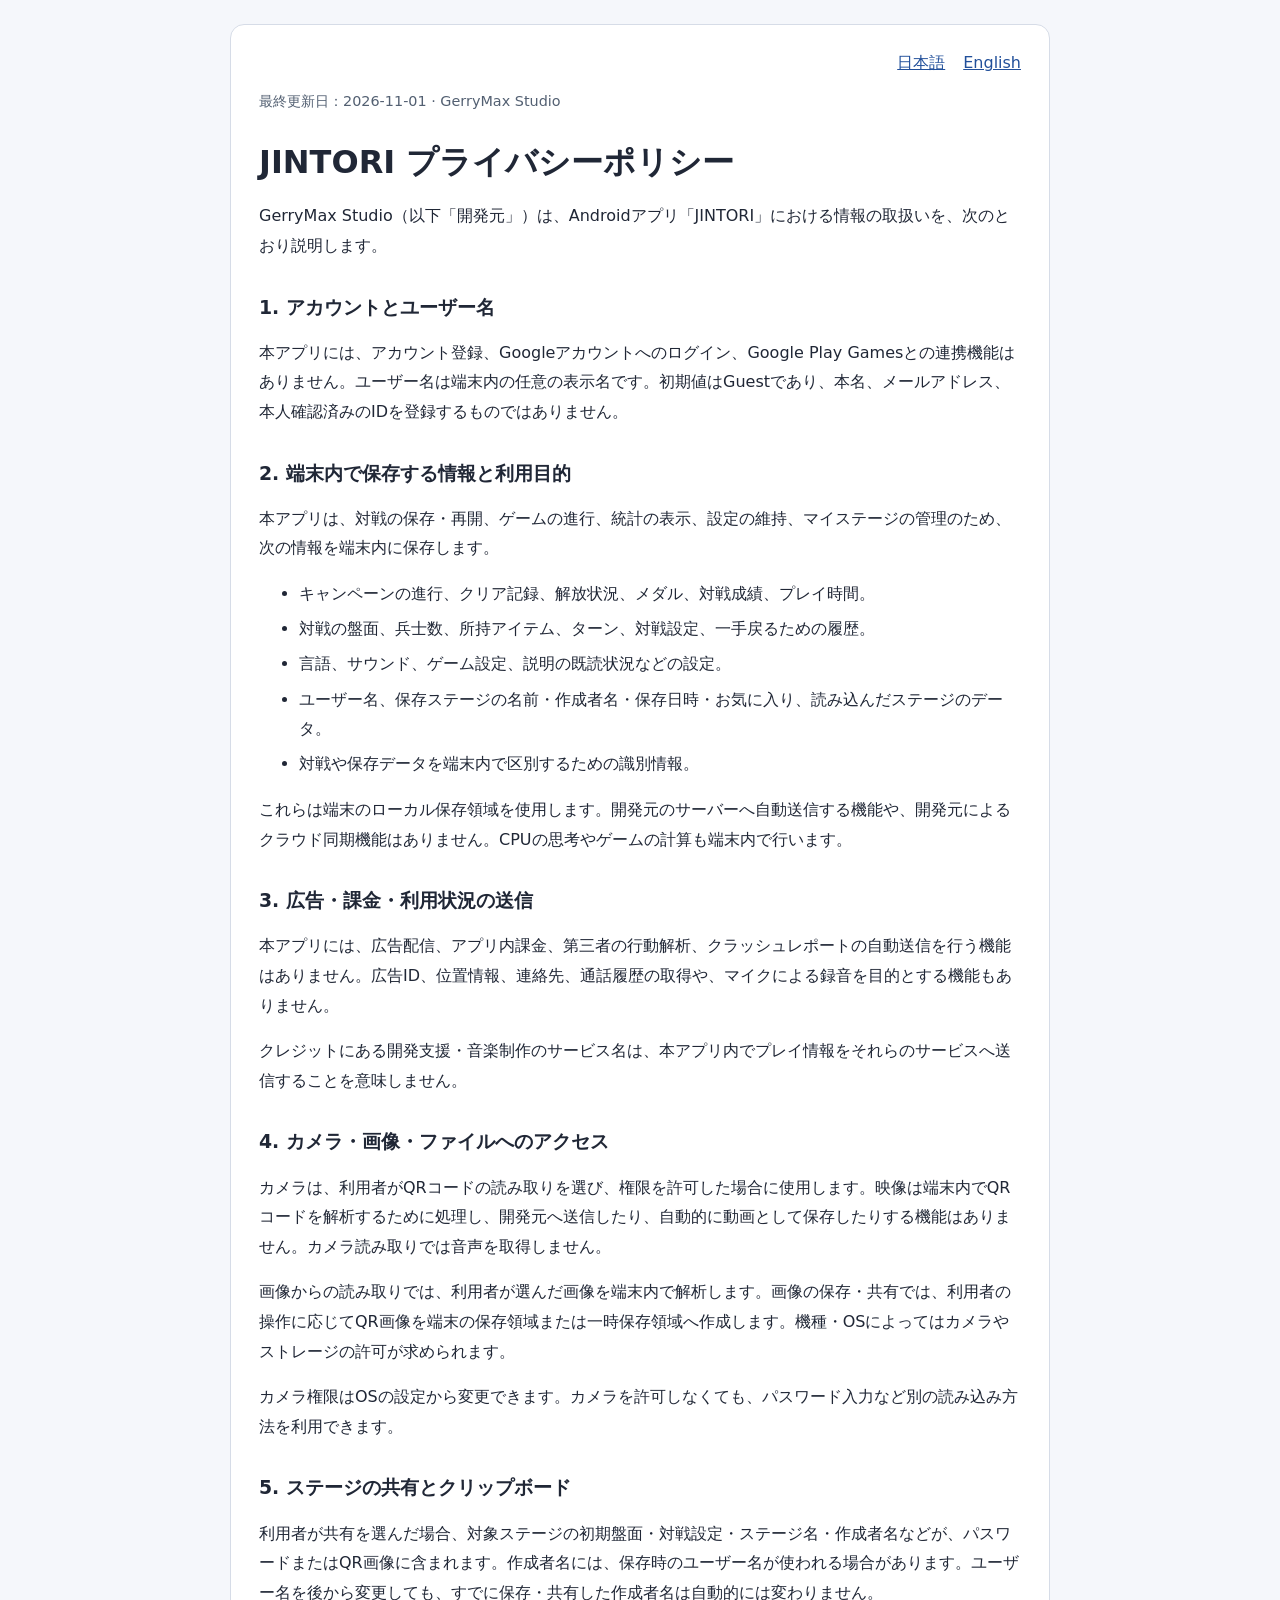
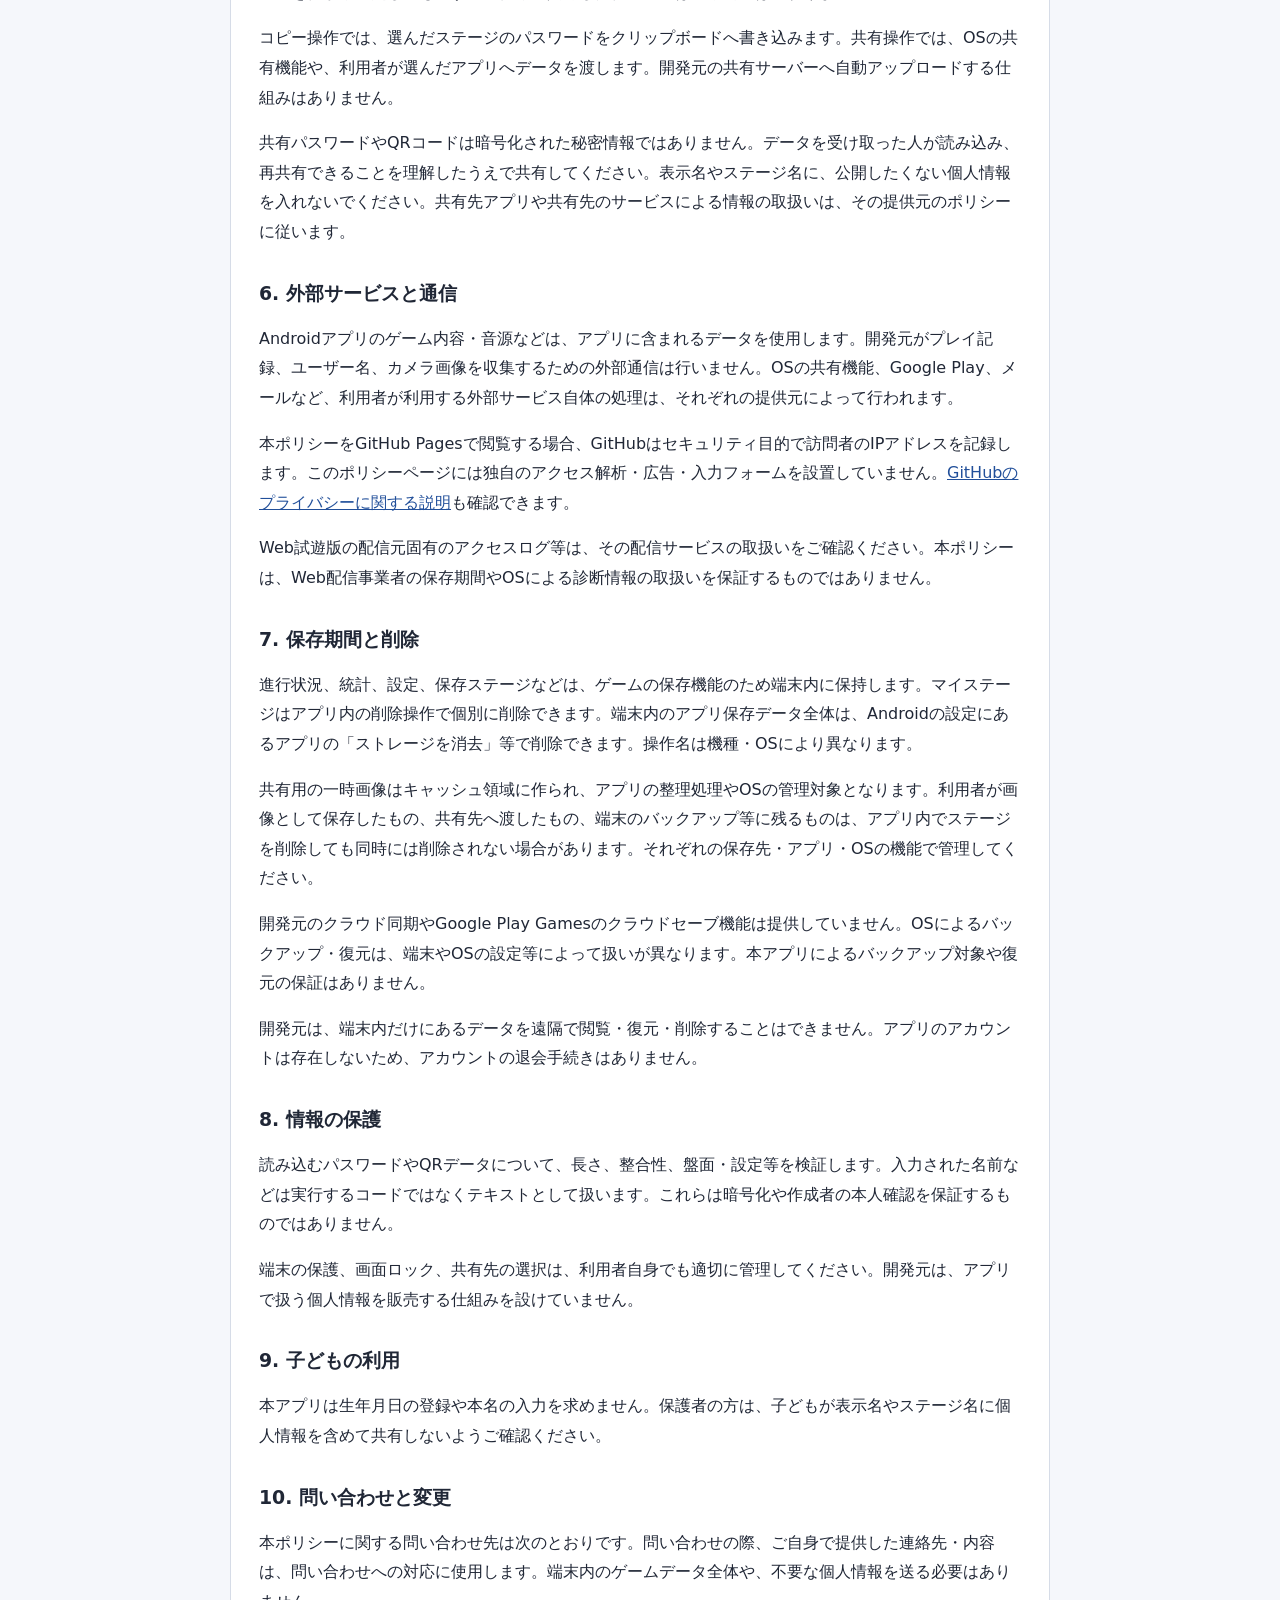
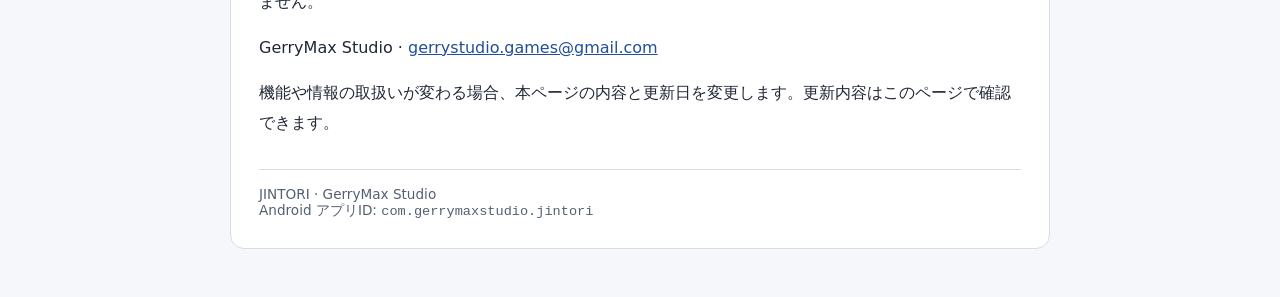
<file: index.html>
<!doctype html>
<html lang="ja"><head><meta charset="utf-8"><meta name="viewport" content="width=device-width,initial-scale=1"><meta name="referrer" content="no-referrer"><title>JINTORI プライバシーポリシー</title><link rel="stylesheet" href="site.css"></head><body><main><nav aria-label="言語"><a href="index.html" lang="ja" hreflang="ja">日本語</a><a href="en/index.html" lang="en" hreflang="en">English</a></nav><p class="metadata">最終更新日：2026-11-01 · GerryMax Studio</p><h1>JINTORI プライバシーポリシー</h1>
<p>GerryMax Studio（以下「開発元」）は、Androidアプリ「JINTORI」における情報の取扱いを、次のとおり説明します。</p>
<h2>1. アカウントとユーザー名</h2>
<p>本アプリには、アカウント登録、Googleアカウントへのログイン、Google Play Gamesとの連携機能はありません。ユーザー名は端末内の任意の表示名です。初期値はGuestであり、本名、メールアドレス、本人確認済みのIDを登録するものではありません。</p>
<h2>2. 端末内で保存する情報と利用目的</h2>
<p>本アプリは、対戦の保存・再開、ゲームの進行、統計の表示、設定の維持、マイステージの管理のため、次の情報を端末内に保存します。</p>
<ul>
<li>キャンペーンの進行、クリア記録、解放状況、メダル、対戦成績、プレイ時間。</li>
<li>対戦の盤面、兵士数、所持アイテム、ターン、対戦設定、一手戻るための履歴。</li>
<li>言語、サウンド、ゲーム設定、説明の既読状況などの設定。</li>
<li>ユーザー名、保存ステージの名前・作成者名・保存日時・お気に入り、読み込んだステージのデータ。</li>
<li>対戦や保存データを端末内で区別するための識別情報。</li>
</ul>
<p>これらは端末のローカル保存領域を使用します。開発元のサーバーへ自動送信する機能や、開発元によるクラウド同期機能はありません。CPUの思考やゲームの計算も端末内で行います。</p>
<h2>3. 広告・課金・利用状況の送信</h2>
<p>本アプリには、広告配信、アプリ内課金、第三者の行動解析、クラッシュレポートの自動送信を行う機能はありません。広告ID、位置情報、連絡先、通話履歴の取得や、マイクによる録音を目的とする機能もありません。</p>
<p>クレジットにある開発支援・音楽制作のサービス名は、本アプリ内でプレイ情報をそれらのサービスへ送信することを意味しません。</p>
<h2>4. カメラ・画像・ファイルへのアクセス</h2>
<p>カメラは、利用者がQRコードの読み取りを選び、権限を許可した場合に使用します。映像は端末内でQRコードを解析するために処理し、開発元へ送信したり、自動的に動画として保存したりする機能はありません。カメラ読み取りでは音声を取得しません。</p>
<p>画像からの読み取りでは、利用者が選んだ画像を端末内で解析します。画像の保存・共有では、利用者の操作に応じてQR画像を端末の保存領域または一時保存領域へ作成します。機種・OSによってはカメラやストレージの許可が求められます。</p>
<p>カメラ権限はOSの設定から変更できます。カメラを許可しなくても、パスワード入力など別の読み込み方法を利用できます。</p>
<h2>5. ステージの共有とクリップボード</h2>
<p>利用者が共有を選んだ場合、対象ステージの初期盤面・対戦設定・ステージ名・作成者名などが、パスワードまたはQR画像に含まれます。作成者名には、保存時のユーザー名が使われる場合があります。ユーザー名を後から変更しても、すでに保存・共有した作成者名は自動的には変わりません。</p>
<p>コピー操作では、選んだステージのパスワードをクリップボードへ書き込みます。共有操作では、OSの共有機能や、利用者が選んだアプリへデータを渡します。開発元の共有サーバーへ自動アップロードする仕組みはありません。</p>
<p>共有パスワードやQRコードは暗号化された秘密情報ではありません。データを受け取った人が読み込み、再共有できることを理解したうえで共有してください。表示名やステージ名に、公開したくない個人情報を入れないでください。共有先アプリや共有先のサービスによる情報の取扱いは、その提供元のポリシーに従います。</p>
<h2>6. 外部サービスと通信</h2>
<p>Androidアプリのゲーム内容・音源などは、アプリに含まれるデータを使用します。開発元がプレイ記録、ユーザー名、カメラ画像を収集するための外部通信は行いません。OSの共有機能、Google Play、メールなど、利用者が利用する外部サービス自体の処理は、それぞれの提供元によって行われます。</p>
<p>本ポリシーをGitHub Pagesで閲覧する場合、GitHubはセキュリティ目的で訪問者のIPアドレスを記録します。このポリシーページには独自のアクセス解析・広告・入力フォームを設置していません。<a href="https://docs.github.com/en/site-policy/privacy-policies/github-general-privacy-statement" rel="noreferrer">GitHubのプライバシーに関する説明</a>も確認できます。</p>
<p>Web試遊版の配信元固有のアクセスログ等は、その配信サービスの取扱いをご確認ください。本ポリシーは、Web配信事業者の保存期間やOSによる診断情報の取扱いを保証するものではありません。</p>
<h2>7. 保存期間と削除</h2>
<p>進行状況、統計、設定、保存ステージなどは、ゲームの保存機能のため端末内に保持します。マイステージはアプリ内の削除操作で個別に削除できます。端末内のアプリ保存データ全体は、Androidの設定にあるアプリの「ストレージを消去」等で削除できます。操作名は機種・OSにより異なります。</p>
<p>共有用の一時画像はキャッシュ領域に作られ、アプリの整理処理やOSの管理対象となります。利用者が画像として保存したもの、共有先へ渡したもの、端末のバックアップ等に残るものは、アプリ内でステージを削除しても同時には削除されない場合があります。それぞれの保存先・アプリ・OSの機能で管理してください。</p>
<p>開発元のクラウド同期やGoogle Play Gamesのクラウドセーブ機能は提供していません。OSによるバックアップ・復元は、端末やOSの設定等によって扱いが異なります。本アプリによるバックアップ対象や復元の保証はありません。</p>
<p>開発元は、端末内だけにあるデータを遠隔で閲覧・復元・削除することはできません。アプリのアカウントは存在しないため、アカウントの退会手続きはありません。</p>
<h2>8. 情報の保護</h2>
<p>読み込むパスワードやQRデータについて、長さ、整合性、盤面・設定等を検証します。入力された名前などは実行するコードではなくテキストとして扱います。これらは暗号化や作成者の本人確認を保証するものではありません。</p>
<p>端末の保護、画面ロック、共有先の選択は、利用者自身でも適切に管理してください。開発元は、アプリで扱う個人情報を販売する仕組みを設けていません。</p>
<h2>9. 子どもの利用</h2>
<p>本アプリは生年月日の登録や本名の入力を求めません。保護者の方は、子どもが表示名やステージ名に個人情報を含めて共有しないようご確認ください。</p>
<h2>10. 問い合わせと変更</h2>
<p>本ポリシーに関する問い合わせ先は次のとおりです。問い合わせの際、ご自身で提供した連絡先・内容は、問い合わせへの対応に使用します。端末内のゲームデータ全体や、不要な個人情報を送る必要はありません。</p>
<p>GerryMax Studio · <a href="mailto:gerrystudio.games@gmail.com">gerrystudio.games@gmail.com</a></p>
<p>機能や情報の取扱いが変わる場合、本ページの内容と更新日を変更します。更新内容はこのページで確認できます。</p><footer>JINTORI · GerryMax Studio<br>Android アプリID: <code>com.gerrymaxstudio.jintori</code></footer></main></body></html>
</file>
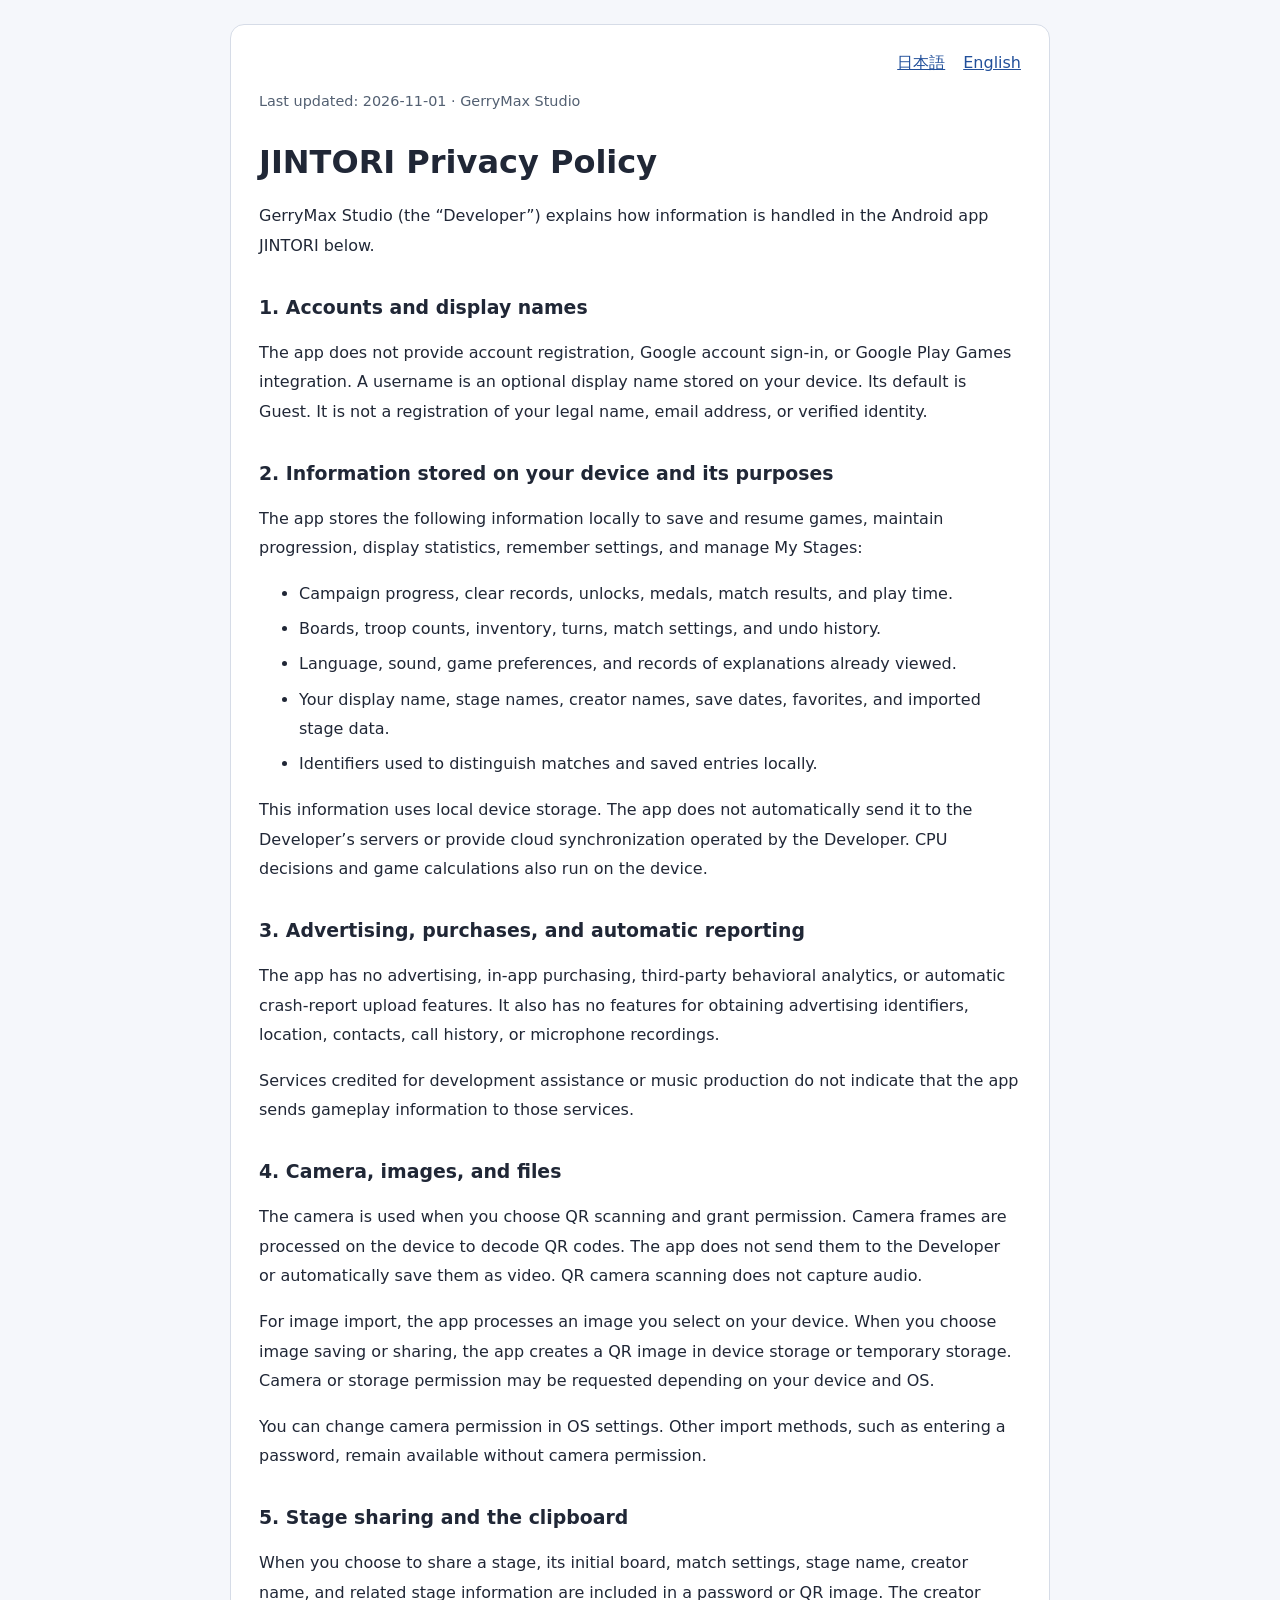
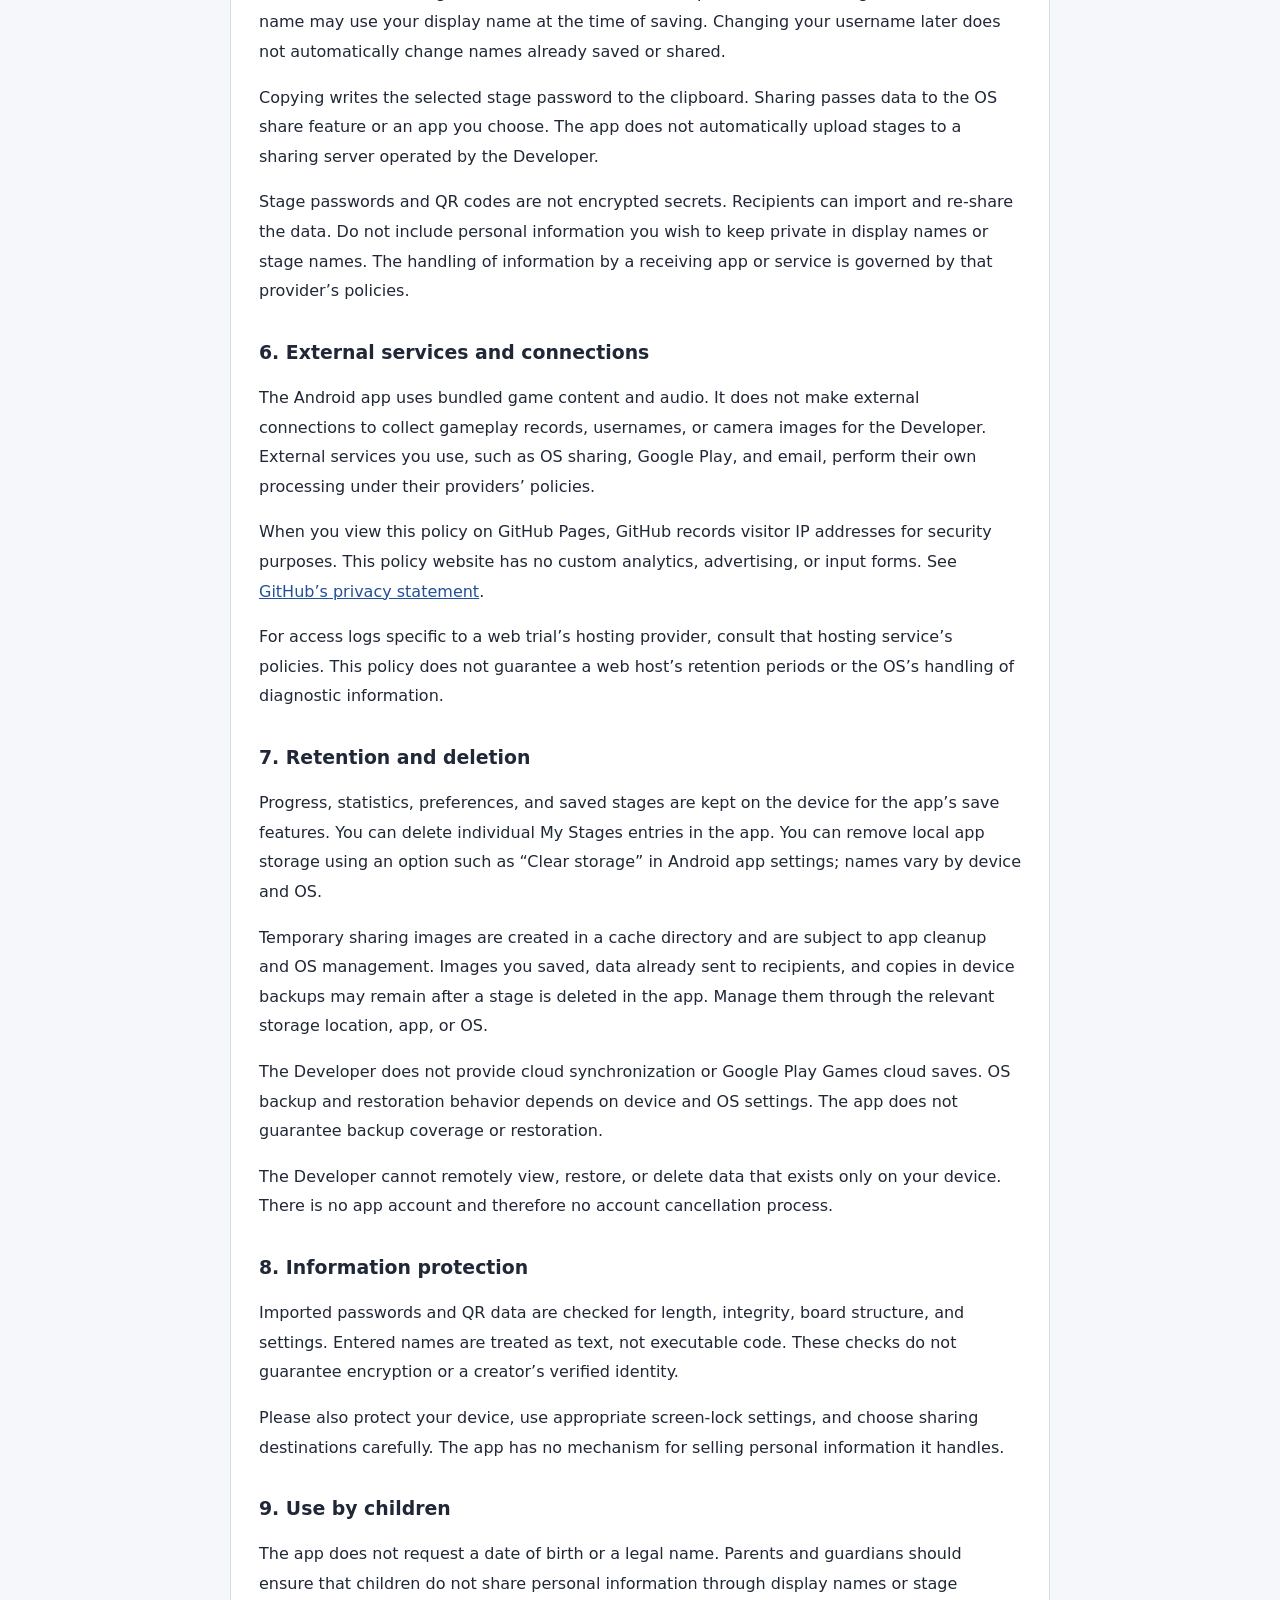
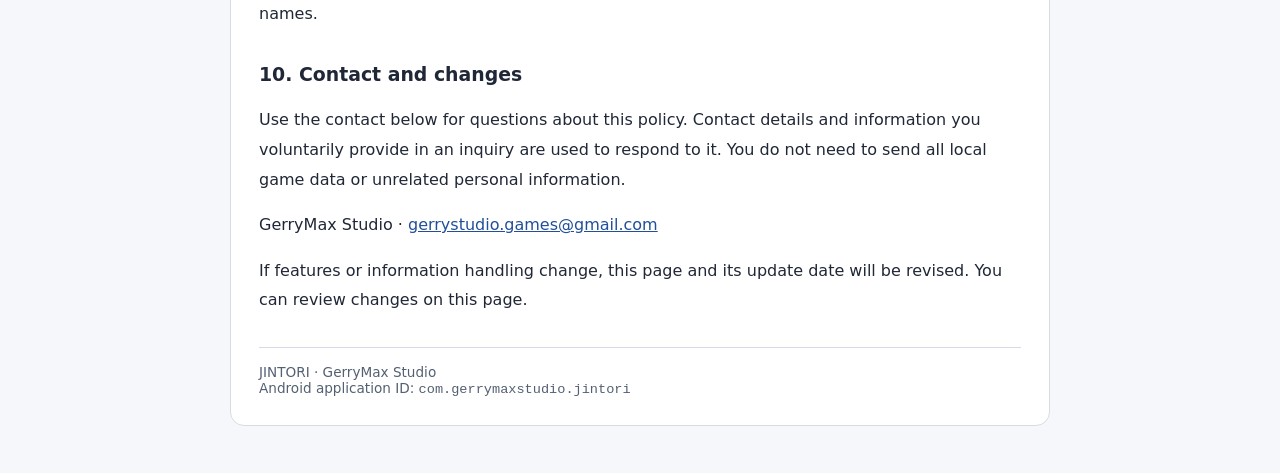
<file: en/index.html>
<!doctype html>
<html lang="en"><head><meta charset="utf-8"><meta name="viewport" content="width=device-width,initial-scale=1"><meta name="referrer" content="no-referrer"><title>JINTORI Privacy Policy</title><link rel="stylesheet" href="../site.css"></head><body><main><nav aria-label="Language"><a href="../index.html" lang="ja" hreflang="ja">日本語</a><a href="index.html" lang="en" hreflang="en">English</a></nav><p class="metadata">Last updated: 2026-11-01 · GerryMax Studio</p><h1>JINTORI Privacy Policy</h1>
<p>GerryMax Studio (the “Developer”) explains how information is handled in the Android app JINTORI below.</p>
<h2>1. Accounts and display names</h2>
<p>The app does not provide account registration, Google account sign-in, or Google Play Games integration. A username is an optional display name stored on your device. Its default is Guest. It is not a registration of your legal name, email address, or verified identity.</p>
<h2>2. Information stored on your device and its purposes</h2>
<p>The app stores the following information locally to save and resume games, maintain progression, display statistics, remember settings, and manage My Stages:</p>
<ul>
<li>Campaign progress, clear records, unlocks, medals, match results, and play time.</li>
<li>Boards, troop counts, inventory, turns, match settings, and undo history.</li>
<li>Language, sound, game preferences, and records of explanations already viewed.</li>
<li>Your display name, stage names, creator names, save dates, favorites, and imported stage data.</li>
<li>Identifiers used to distinguish matches and saved entries locally.</li>
</ul>
<p>This information uses local device storage. The app does not automatically send it to the Developer’s servers or provide cloud synchronization operated by the Developer. CPU decisions and game calculations also run on the device.</p>
<h2>3. Advertising, purchases, and automatic reporting</h2>
<p>The app has no advertising, in-app purchasing, third-party behavioral analytics, or automatic crash-report upload features. It also has no features for obtaining advertising identifiers, location, contacts, call history, or microphone recordings.</p>
<p>Services credited for development assistance or music production do not indicate that the app sends gameplay information to those services.</p>
<h2>4. Camera, images, and files</h2>
<p>The camera is used when you choose QR scanning and grant permission. Camera frames are processed on the device to decode QR codes. The app does not send them to the Developer or automatically save them as video. QR camera scanning does not capture audio.</p>
<p>For image import, the app processes an image you select on your device. When you choose image saving or sharing, the app creates a QR image in device storage or temporary storage. Camera or storage permission may be requested depending on your device and OS.</p>
<p>You can change camera permission in OS settings. Other import methods, such as entering a password, remain available without camera permission.</p>
<h2>5. Stage sharing and the clipboard</h2>
<p>When you choose to share a stage, its initial board, match settings, stage name, creator name, and related stage information are included in a password or QR image. The creator name may use your display name at the time of saving. Changing your username later does not automatically change names already saved or shared.</p>
<p>Copying writes the selected stage password to the clipboard. Sharing passes data to the OS share feature or an app you choose. The app does not automatically upload stages to a sharing server operated by the Developer.</p>
<p>Stage passwords and QR codes are not encrypted secrets. Recipients can import and re-share the data. Do not include personal information you wish to keep private in display names or stage names. The handling of information by a receiving app or service is governed by that provider’s policies.</p>
<h2>6. External services and connections</h2>
<p>The Android app uses bundled game content and audio. It does not make external connections to collect gameplay records, usernames, or camera images for the Developer. External services you use, such as OS sharing, Google Play, and email, perform their own processing under their providers’ policies.</p>
<p>When you view this policy on GitHub Pages, GitHub records visitor IP addresses for security purposes. This policy website has no custom analytics, advertising, or input forms. See <a href="https://docs.github.com/en/site-policy/privacy-policies/github-general-privacy-statement" rel="noreferrer">GitHub’s privacy statement</a>.</p>
<p>For access logs specific to a web trial’s hosting provider, consult that hosting service’s policies. This policy does not guarantee a web host’s retention periods or the OS’s handling of diagnostic information.</p>
<h2>7. Retention and deletion</h2>
<p>Progress, statistics, preferences, and saved stages are kept on the device for the app’s save features. You can delete individual My Stages entries in the app. You can remove local app storage using an option such as “Clear storage” in Android app settings; names vary by device and OS.</p>
<p>Temporary sharing images are created in a cache directory and are subject to app cleanup and OS management. Images you saved, data already sent to recipients, and copies in device backups may remain after a stage is deleted in the app. Manage them through the relevant storage location, app, or OS.</p>
<p>The Developer does not provide cloud synchronization or Google Play Games cloud saves. OS backup and restoration behavior depends on device and OS settings. The app does not guarantee backup coverage or restoration.</p>
<p>The Developer cannot remotely view, restore, or delete data that exists only on your device. There is no app account and therefore no account cancellation process.</p>
<h2>8. Information protection</h2>
<p>Imported passwords and QR data are checked for length, integrity, board structure, and settings. Entered names are treated as text, not executable code. These checks do not guarantee encryption or a creator’s verified identity.</p>
<p>Please also protect your device, use appropriate screen-lock settings, and choose sharing destinations carefully. The app has no mechanism for selling personal information it handles.</p>
<h2>9. Use by children</h2>
<p>The app does not request a date of birth or a legal name. Parents and guardians should ensure that children do not share personal information through display names or stage names.</p>
<h2>10. Contact and changes</h2>
<p>Use the contact below for questions about this policy. Contact details and information you voluntarily provide in an inquiry are used to respond to it. You do not need to send all local game data or unrelated personal information.</p>
<p>GerryMax Studio · <a href="mailto:gerrystudio.games@gmail.com">gerrystudio.games@gmail.com</a></p>
<p>If features or information handling change, this page and its update date will be revised. You can review changes on this page.</p><footer>JINTORI · GerryMax Studio<br>Android application ID: <code>com.gerrymaxstudio.jintori</code></footer></main></body></html>
</file>
<file: site.css>
:root{color-scheme:light dark;font-family:system-ui,-apple-system,"Segoe UI","Noto Sans JP","Hiragino Kaku Gothic ProN",Meiryo,sans-serif;background:#f5f7fb;color:#202736}*{box-sizing:border-box}body{margin:0;padding:24px 18px 48px}main{max-width:820px;margin:auto;padding:28px;background:#fff;border:1px solid #d6dce7;border-radius:14px}nav{display:flex;justify-content:flex-end;gap:18px;flex-wrap:wrap}a{color:#214f9a;overflow-wrap:anywhere}a:focus-visible{outline:3px solid #6688bb;outline-offset:3px}h1{font-size:clamp(1.45rem,4vw,2rem);line-height:1.45;margin:24px 0 12px}h2{font-size:1.18rem;line-height:1.55;margin:2rem 0 .65rem}p,li{font-size:1rem;line-height:1.85;overflow-wrap:anywhere}li+li{margin-top:.35rem}.metadata{color:#536072;font-size:.9rem}.draft{border:2px solid #b77b00;background:#fff4d4;padding:14px;color:#4f3700;border-radius:8px}footer{border-top:1px solid #d6dce7;margin-top:2rem;padding-top:1rem;font-size:.85rem;color:#536072}code{overflow-wrap:anywhere}@media(max-width:480px){body{padding:12px 8px}main{padding:18px 16px;border-radius:8px}}@media(prefers-color-scheme:dark){:root{background:#151c27;color:#edf0f6}main{background:#222d3b;border-color:#4d5b70}a{color:#a6c7ff}.metadata,footer{color:#b8c4d4}.draft{background:#342b18;color:#ffe1a0}footer{border-color:#4d5b70}}
</file>
